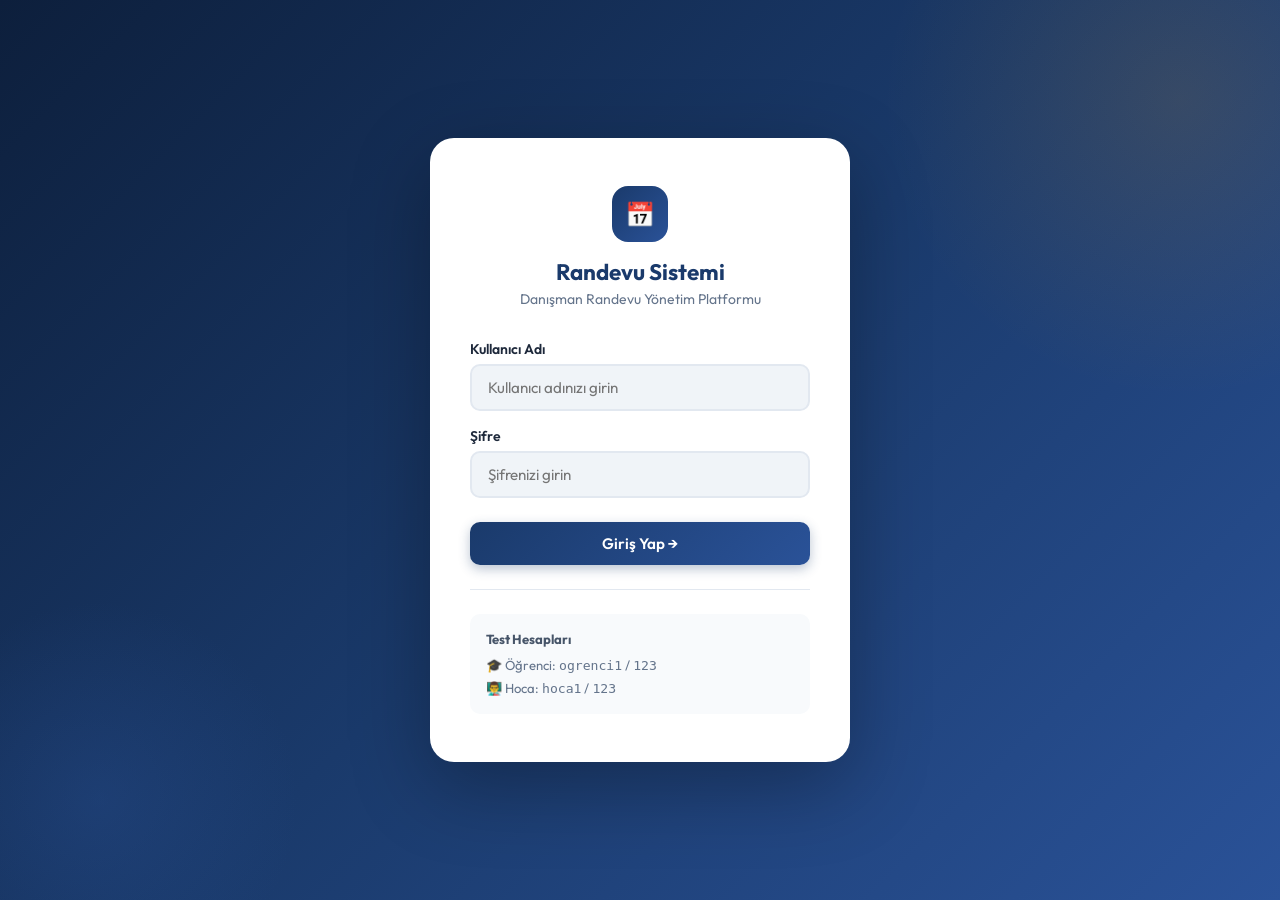
<file: index.html>
<!DOCTYPE html>
<html lang="tr">
<head>
  <meta charset="UTF-8">
  <meta name="viewport" content="width=device-width, initial-scale=1.0">
  <title>Giriş — Danışman Randevu Sistemi</title>
  <link rel="stylesheet" href="style.css">
</head>
<body>

<div class="login-wrapper">
  <div class="login-card">

    <div class="login-logo">
      <div class="icon">📅</div>
      <h1>Randevu Sistemi</h1>
      <p>Danışman Randevu Yönetim Platformu</p>
    </div>

    <div id="alert" class="alert"></div>

    <div class="form-group">
      <label for="email">Kullanıcı Adı</label>
      <input
        type="text"
        id="email"
        class="form-control"
        placeholder="Kullanıcı adınızı girin"
        autocomplete="username"
      >
    </div>

    <div class="form-group">
      <label for="sifre">Şifre</label>
      <input
        type="password"
        id="sifre"
        class="form-control"
        placeholder="Şifrenizi girin"
        autocomplete="current-password"
      >
    </div>

    <button class="btn btn-primary btn-full" onclick="girisYap()" style="margin-top:8px;">
      Giriş Yap →
    </button>

    <div class="divider"></div>

    <div style="background:#f8fafc; border-radius:10px; padding:14px 16px; font-size:0.82rem; color:#64748b; line-height:1.7;">
      <strong style="display:block; margin-bottom:4px; color:#475569;">Test Hesapları</strong>
      🎓 Öğrenci: <code>ogrenci1</code> / <code>123</code><br>
      👨‍🏫 Hoca: <code>hoca1</code> / <code>123</code>
    </div>

  </div>
</div>

<script src="script.js"></script>
</body>
</html>
</file>
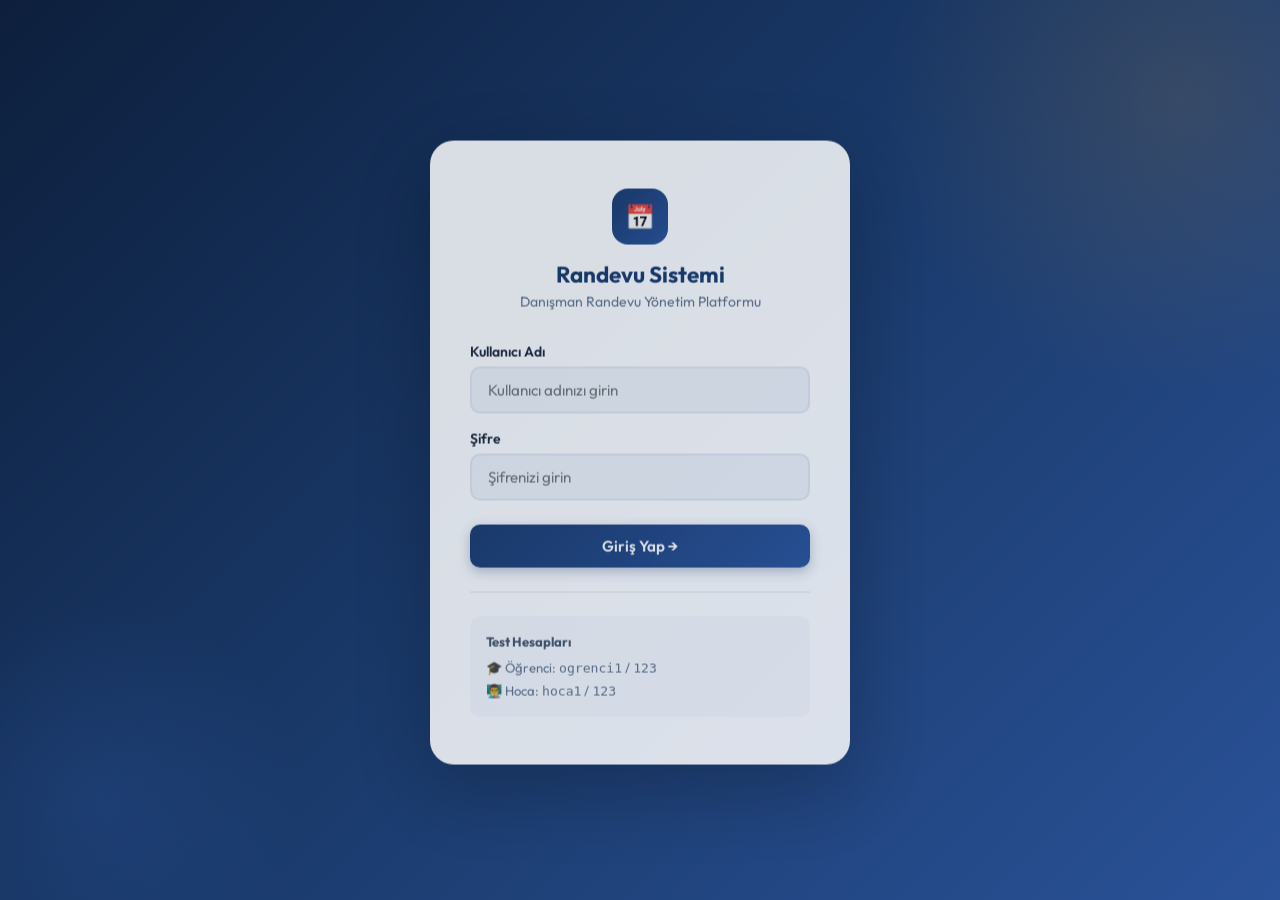
<file: dashboard.html>
<!DOCTYPE html>
<html lang="tr">
<head>
  <meta charset="UTF-8">
  <meta name="viewport" content="width=device-width, initial-scale=1.0">
  <title>Öğrenci Paneli — Randevu Sistemi</title>
  <link rel="stylesheet" href="style.css">
</head>
<body onload="dashboardYukle()">

<div class="navbar">
  <!-- navbarRender tarafından doldurulur -->
</div>

<div class="container">

  <div class="dashboard-header">
    <h2>Hoş geldin, <span id="hosgeldin-ad"></span> 👋</h2>
    <p>Danışman hocanla randevu oluştur veya mevcut randevularını takip et.</p>
  </div>

  <!-- İstatistikler -->
  <div class="stats-row">
    <div class="stat-card">
      <div class="stat-num" id="stat-toplam">0</div>
      <div class="stat-label">Toplam Randevu</div>
    </div>
    <div class="stat-card">
      <div class="stat-num" id="stat-bekliyor">0</div>
      <div class="stat-label">Bekliyor</div>
    </div>
    <div class="stat-card">
      <div class="stat-num" id="stat-onaylandi">0</div>
      <div class="stat-label">Onaylandı</div>
    </div>
  </div>

  <!-- Aksiyon Kartları -->
  <div class="dashboard-grid">
    <div class="action-card" onclick="randevuGit()">
      <div class="card-icon blue">📅</div>
      <h3>Randevu Al</h3>
      <p>Müsait hocalardan uygun bir saat seçerek randevu talebi oluştur.</p>
    </div>

    <div class="action-card" onclick="randevularimGit()">
      <div class="card-icon amber">📋</div>
      <h3>Randevularım</h3>
      <p>Tüm randevu taleplerinizi görüntüle ve durumlarını takip et.</p>
    </div>
  </div>

</div>

<script src="script.js"></script>
</body>
</html>
</file>
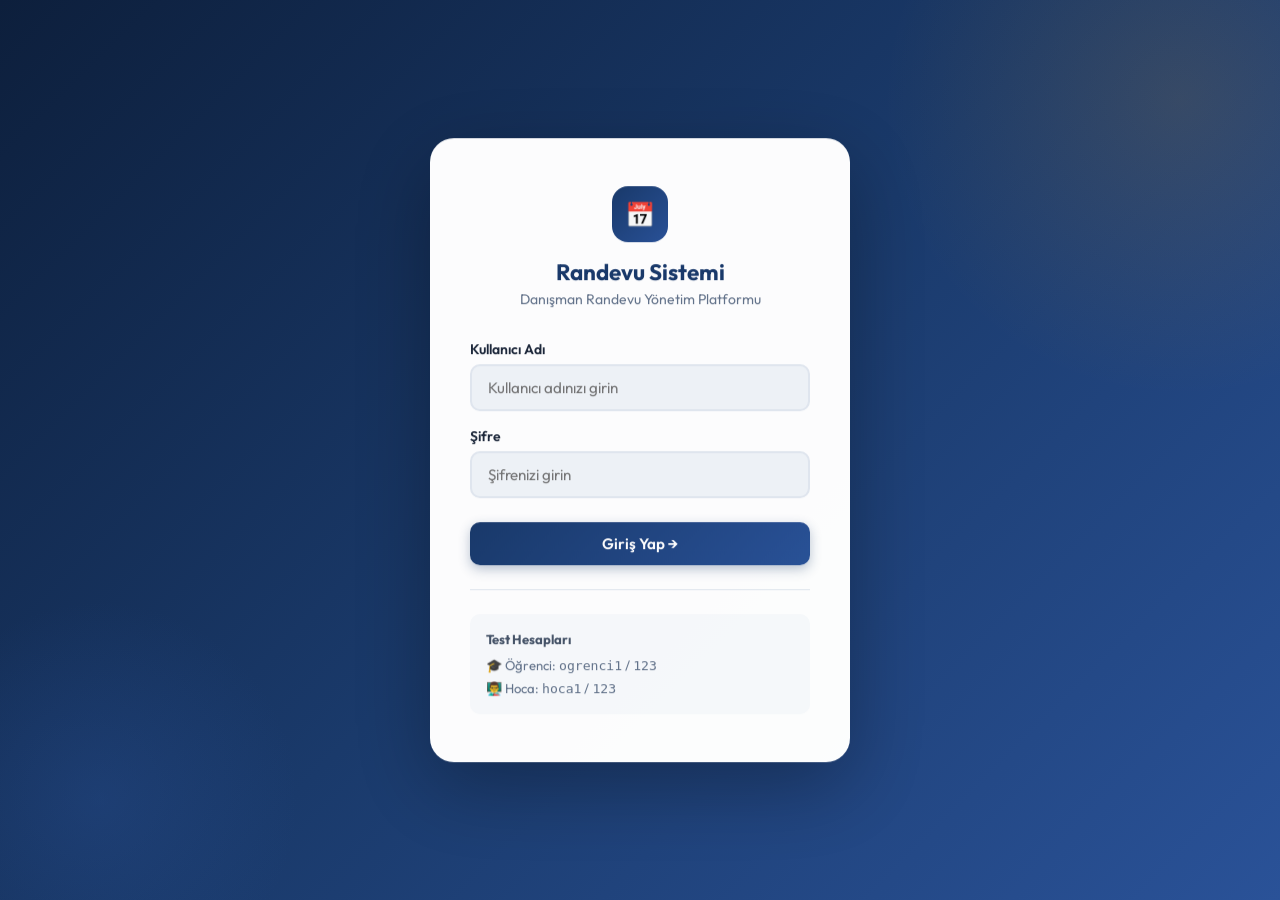
<file: hoca.html>
<!DOCTYPE html>
<html lang="tr">
<head>
  <meta charset="UTF-8">
  <meta name="viewport" content="width=device-width, initial-scale=1.0">
  <title>Hoca Paneli — Randevu Sistemi</title>
  <link rel="stylesheet" href="style.css">
  <style>
    .hoca-profil {
      display: flex;
      align-items: center;
      gap: 16px;
      margin-bottom: 28px;
      padding: 20px 24px;
      background: linear-gradient(135deg, var(--primary) 0%, var(--primary-light) 100%);
      border-radius: var(--radius);
      color: white;
    }
    .hoca-profil .avatar-lg {
      width: 56px;
      height: 56px;
      border-radius: 50%;
      background: rgba(255,255,255,0.2);
      display: flex;
      align-items: center;
      justify-content: center;
      font-size: 1.5rem;
      font-weight: 700;
      flex-shrink: 0;
    }
    .hoca-profil h3 { font-size: 1.1rem; font-weight: 700; }
    .hoca-profil p  { font-size: 0.85rem; opacity: 0.8; }

    .filtre-bar {
      display: flex;
      gap: 8px;
      margin-bottom: 20px;
      flex-wrap: wrap;
    }
    .filtre-btn {
      padding: 8px 18px;
      border-radius: 20px;
      border: 2px solid var(--border);
      background: white;
      font-family: 'Outfit', sans-serif;
      font-size: 0.85rem;
      font-weight: 500;
      cursor: pointer;
      transition: all 0.2s;
      color: var(--text-muted);
    }
    .filtre-btn:hover { border-color: var(--primary-light); color: var(--primary); }
    .filtre-btn.active-filtre {
      background: var(--primary);
      color: white;
      border-color: var(--primary);
    }
  </style>
</head>
<body onload="hocaPaneliYukle()">

<div class="navbar"></div>

<div class="container">

  <div class="hoca-profil">
    <div class="avatar-lg">👨‍🏫</div>
    <div>
      <h3 id="hoca-ad"></h3>
      <p id="hoca-brans"></p>
    </div>
  </div>

  <div class="stats-row" style="margin-bottom:28px;">
    <div class="stat-card">
      <div class="stat-num" id="stat-toplam">0</div>
      <div class="stat-label">Toplam Talep</div>
    </div>
    <div class="stat-card">
      <div class="stat-num" id="stat-bekliyor">0</div>
      <div class="stat-label">Bekliyor</div>
    </div>
    <div class="stat-card">
      <div class="stat-num" id="stat-onaylandi">0</div>
      <div class="stat-label">Onaylandı</div>
    </div>
  </div>

  <div class="card">
    
    <div id="alert" class="alert"></div>

    <div class="section-title">📋 Randevu Talepleri</div>

    <div class="filtre-bar">
      <button class="filtre-btn active-filtre" onclick="filtreUygula('hepsi')">Tümü</button>
      <button class="filtre-btn" onclick="filtreUygula('bekliyor')">⏳ Bekliyor</button>
      <button class="filtre-btn" onclick="filtreUygula('onaylandi')">✔ Onaylandı</button>
      <button class="filtre-btn" onclick="filtreUygula('reddedildi')">✖ Reddedildi</button>
      
      <button class="filtre-btn" onclick="ayarlariGoster()" style="margin-left:auto; border-color:var(--accent);">⚙️ Çalışma Saatlerim</button>
    </div>

    <div id="ayarlar-bolum" style="display:none; margin-bottom: 24px; padding: 20px; background: #f8fafc; border-radius: 12px; border: 1px dashed var(--border);">
       <h4 style="margin-bottom: 12px; font-size: 1rem;">Müsait Olduğunuz Saatleri Seçin</h4>
       <div id="saat-secenekleri" class="saat-grid"></div>
       <button class="btn btn-primary" style="margin-top:16px;" onclick="saatleriKaydet()">Ayarları Kaydet</button>
    </div>

    <div class="randevu-list" id="liste"></div>
  </div>

</div>

<script src="script.js"></script>
</body>
</html>
</file>
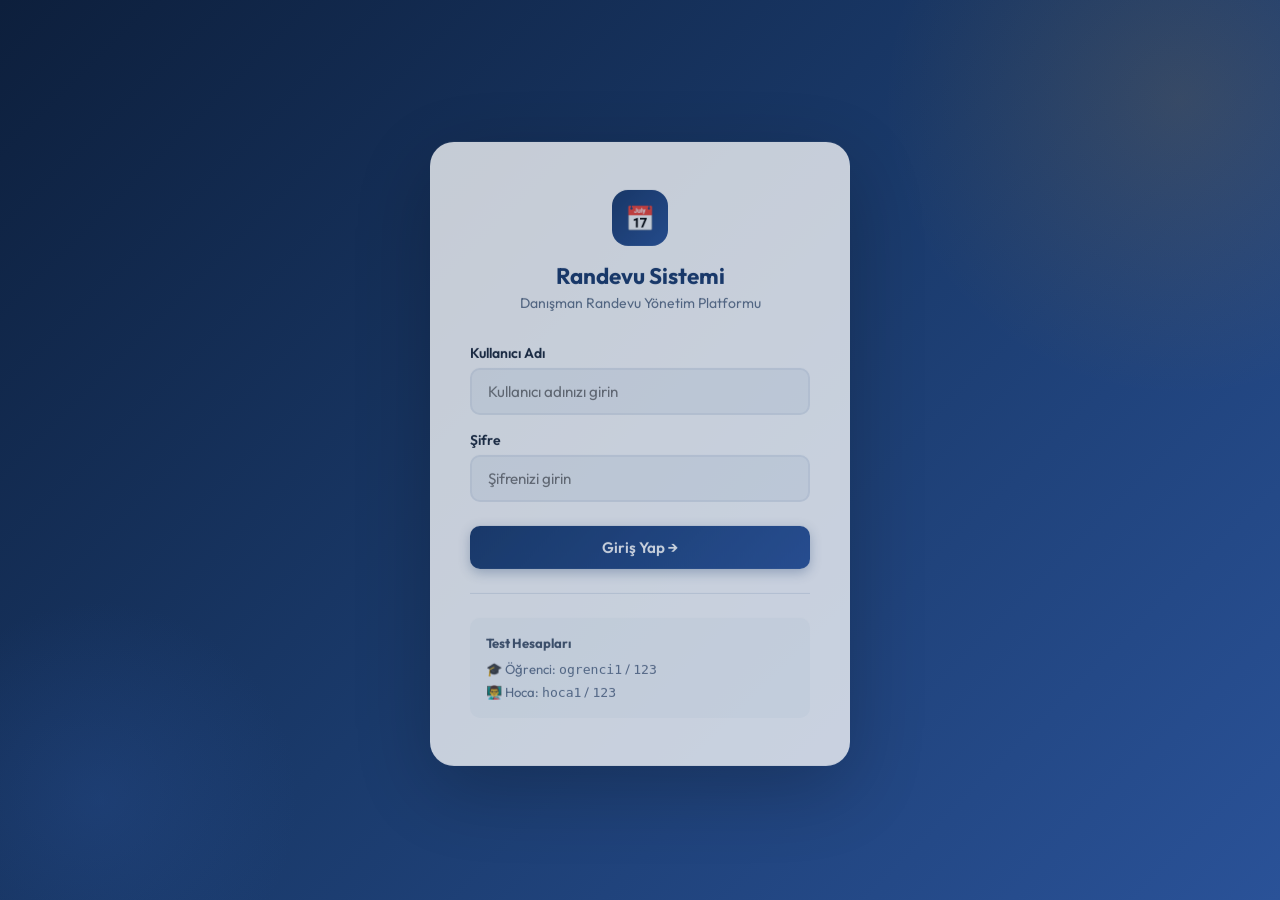
<file: randevu.html>
<!DOCTYPE html>
<html lang="tr">
<head>
  <meta charset="UTF-8">
  <meta name="viewport" content="width=device-width, initial-scale=1.0">
  <title>Randevu Oluştur — Randevu Sistemi</title>
  <link rel="stylesheet" href="style.css">
</head>
<body onload="randevuSayfasiYukle()">

<div class="navbar"></div>

<div class="container">

  <button class="back-btn" onclick="window.location.href='dashboard.html'">
    ← Geri Dön
  </button>

  <div class="card">
    <div id="alert" class="alert"></div>

    <!-- Hoca Seç -->
    <div class="section-title">👨‍🏫 Hoca Seç</div>
    <div class="hoca-grid" id="hoca-grid"></div>

    <div class="divider"></div>

    <!-- Tarih -->
    <div class="section-title">📅 Tarih Seç</div>
    <div class="form-group">
      <input
        type="date"
        id="tarih"
        class="form-control"
        onchange="saatleriGoster()"
        style="max-width:280px;"
      >
    </div>

    <!-- Saatler -->
    <div id="saat-bolum" style="display:none;">
      <div class="divider"></div>
      <div class="section-title">🕐 Müsait Saatler</div>
      <div class="saat-grid" id="saatler"></div>
    </div>

    <!-- Gönder -->
    <div style="margin-top:28px;">
      <button class="btn btn-accent" onclick="randevuOlustur()" style="min-width:200px;">
        📨 Randevu Talebi Gönder
      </button>
    </div>
  </div>

</div>

<script src="script.js"></script>
</body>
</html>
</file>
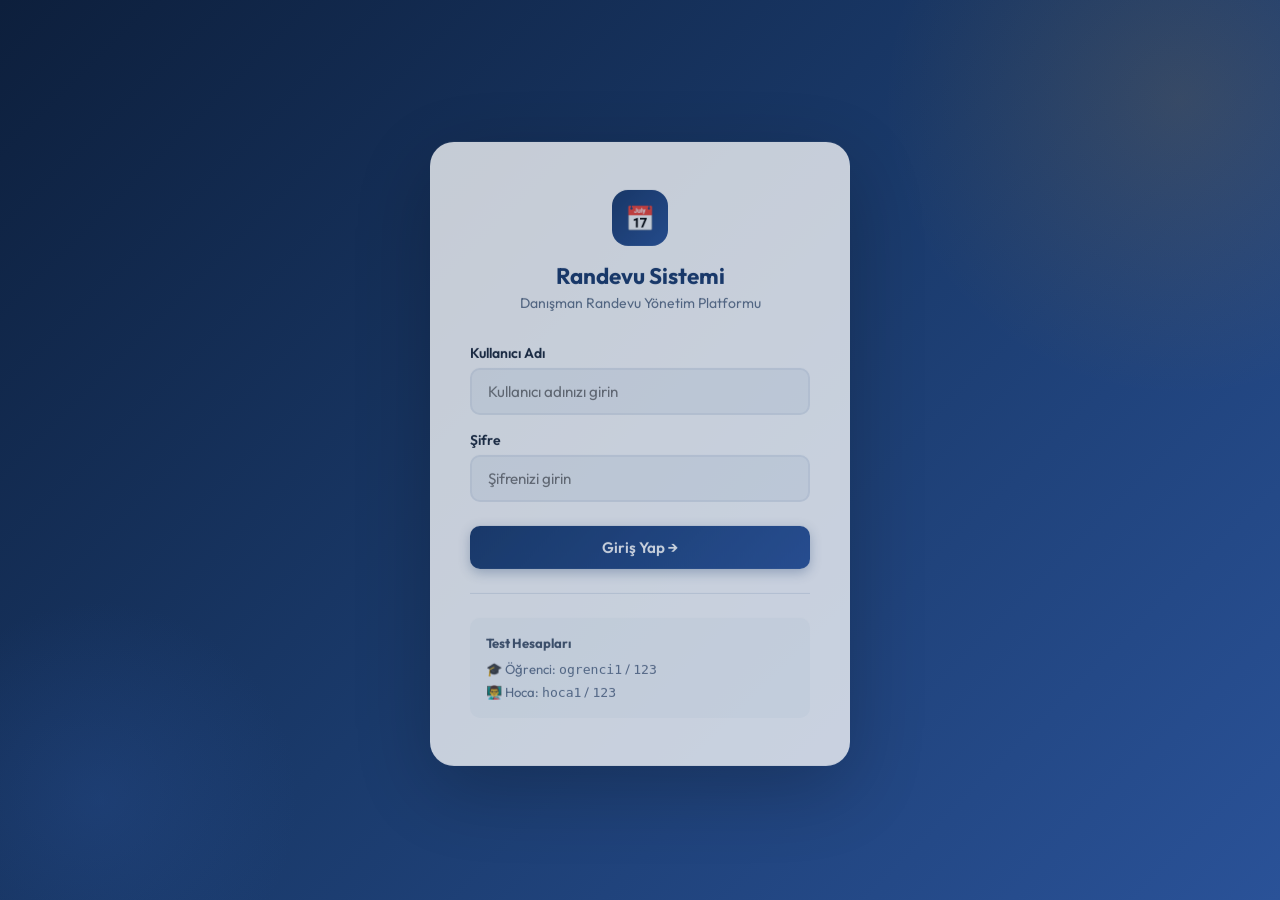
<file: randevularim.html>
<!DOCTYPE html>
<html lang="tr">
<head>
  <meta charset="UTF-8">
  <meta name="viewport" content="width=device-width, initial-scale=1.0">
  <title>Randevularım — Randevu Sistemi</title>
  <link rel="stylesheet" href="style.css">
</head>
<body onload="randevularimYukle()">

<div class="navbar"></div>

<div class="container">

  <button class="back-btn" onclick="window.location.href='dashboard.html'">
    ← Geri Dön
  </button>

  <div class="card">
    <div class="section-title">📋 Randevularım</div>
    <div class="randevu-list" id="liste"></div>
  </div>

</div>

<script src="script.js"></script>
</body>
</html>
</file>
<file: style.css>
@import url('https://fonts.googleapis.com/css2?family=Outfit:wght@300;400;500;600;700&family=JetBrains+Mono:wght@400;500&display=swap');

:root {
  --primary: #1a3a6b;
  --primary-light: #2a5298;
  --accent: #f59e0b;
  --accent-light: #fbbf24;
  --success: #10b981;
  --danger: #ef4444;
  --warning: #f59e0b;
  --bg: #f0f4f8;
  --card: #ffffff;
  --text: #1e293b;
  --text-muted: #64748b;
  --border: #e2e8f0;
  --shadow: 0 4px 24px rgba(26,58,107,0.10);
  --shadow-lg: 0 8px 40px rgba(26,58,107,0.16);
  --radius: 16px;
  --radius-sm: 10px;
}

* {
  box-sizing: border-box;
  margin: 0;
  padding: 0;
}

body {
  font-family: 'Outfit', sans-serif;
  background: var(--bg);
  color: var(--text);
  min-height: 100vh;
}

/* ── NAVBAR ── */
.navbar {
  background: linear-gradient(135deg, var(--primary) 0%, var(--primary-light) 100%);
  padding: 0 32px;
  height: 64px;
  display: flex;
  align-items: center;
  justify-content: space-between;
  box-shadow: 0 2px 16px rgba(26,58,107,0.18);
  position: sticky;
  top: 0;
  z-index: 100;
}

.navbar-brand {
  display: flex;
  align-items: center;
  gap: 10px;
  color: white;
  font-size: 1.15rem;
  font-weight: 700;
  letter-spacing: -0.3px;
}

.navbar-brand .dot {
  width: 8px;
  height: 8px;
  background: var(--accent);
  border-radius: 50%;
  display: inline-block;
}

.navbar-right {
  display: flex;
  align-items: center;
  gap: 12px;
}

.navbar-user {
  color: rgba(255,255,255,0.8);
  font-size: 0.875rem;
  font-family: 'JetBrains Mono', monospace;
}

.btn-cikis {
  background: rgba(255,255,255,0.12);
  color: white;
  border: 1px solid rgba(255,255,255,0.2);
  padding: 7px 18px;
  border-radius: 8px;
  font-family: 'Outfit', sans-serif;
  font-size: 0.85rem;
  font-weight: 500;
  cursor: pointer;
  transition: all 0.2s;
}

.btn-cikis:hover {
  background: rgba(255,255,255,0.22);
  transform: translateY(-1px);
}

/* ── LAYOUT ── */
.container {
  max-width: 900px;
  margin: 0 auto;
  padding: 40px 24px;
}

.container-sm {
  max-width: 480px;
  margin: 0 auto;
  padding: 40px 24px;
}

/* ── CARD ── */
.card {
  background: var(--card);
  border-radius: var(--radius);
  padding: 32px;
  box-shadow: var(--shadow);
  border: 1px solid var(--border);
  animation: fadeUp 0.35s ease;
}

@keyframes fadeUp {
  from { opacity: 0; transform: translateY(16px); }
  to   { opacity: 1; transform: translateY(0); }
}

/* ── LOGIN PAGE ── */
.login-wrapper {
  min-height: 100vh;
  display: flex;
  align-items: center;
  justify-content: center;
  background: linear-gradient(135deg, #0d1f3c 0%, #1a3a6b 50%, #2a5298 100%);
  position: relative;
  overflow: hidden;
}

.login-wrapper::before {
  content: '';
  position: absolute;
  width: 600px;
  height: 600px;
  background: radial-gradient(circle, rgba(245,158,11,0.12) 0%, transparent 70%);
  top: -200px;
  right: -200px;
  pointer-events: none;
}

.login-wrapper::after {
  content: '';
  position: absolute;
  width: 400px;
  height: 400px;
  background: radial-gradient(circle, rgba(42,82,152,0.3) 0%, transparent 70%);
  bottom: -100px;
  left: -100px;
  pointer-events: none;
}

.login-card {
  background: white;
  border-radius: 24px;
  padding: 48px 40px;
  width: 100%;
  max-width: 420px;
  box-shadow: 0 24px 80px rgba(0,0,0,0.3);
  position: relative;
  z-index: 1;
  animation: fadeUp 0.4s ease;
}

.login-logo {
  text-align: center;
  margin-bottom: 32px;
}

.login-logo .icon {
  width: 56px;
  height: 56px;
  background: linear-gradient(135deg, var(--primary), var(--primary-light));
  border-radius: 16px;
  display: inline-flex;
  align-items: center;
  justify-content: center;
  margin-bottom: 16px;
  font-size: 24px;
}

.login-logo h1 {
  font-size: 1.4rem;
  font-weight: 700;
  color: var(--primary);
  margin-bottom: 4px;
}

.login-logo p {
  color: var(--text-muted);
  font-size: 0.875rem;
}

/* ── FORMS ── */
.form-group {
  margin-bottom: 16px;
}

.form-group label {
  display: block;
  font-size: 0.875rem;
  font-weight: 600;
  color: var(--text);
  margin-bottom: 6px;
}

.form-control {
  width: 100%;
  padding: 12px 16px;
  border: 2px solid var(--border);
  border-radius: var(--radius-sm);
  font-family: 'Outfit', sans-serif;
  font-size: 0.95rem;
  color: var(--text);
  background: var(--bg);
  transition: all 0.2s;
  outline: none;
}

.form-control:focus {
  border-color: var(--primary-light);
  background: white;
  box-shadow: 0 0 0 3px rgba(42,82,152,0.1);
}

/* ── BUTTONS ── */
.btn {
  display: inline-flex;
  align-items: center;
  justify-content: center;
  gap: 8px;
  padding: 12px 24px;
  border-radius: var(--radius-sm);
  font-family: 'Outfit', sans-serif;
  font-size: 0.95rem;
  font-weight: 600;
  border: none;
  cursor: pointer;
  transition: all 0.2s;
  text-decoration: none;
}

.btn-primary {
  background: linear-gradient(135deg, var(--primary), var(--primary-light));
  color: white;
  box-shadow: 0 4px 12px rgba(26,58,107,0.3);
}

.btn-primary:hover {
  transform: translateY(-2px);
  box-shadow: 0 6px 20px rgba(26,58,107,0.4);
}

.btn-accent {
  background: linear-gradient(135deg, var(--accent), var(--accent-light));
  color: #1a1a1a;
  box-shadow: 0 4px 12px rgba(245,158,11,0.3);
}

.btn-accent:hover {
  transform: translateY(-2px);
  box-shadow: 0 6px 20px rgba(245,158,11,0.4);
}

.btn-success {
  background: var(--success);
  color: white;
  padding: 7px 14px;
  font-size: 0.8rem;
  border-radius: 7px;
}

.btn-success:hover { background: #059669; }

.btn-danger {
  background: var(--danger);
  color: white;
  padding: 7px 14px;
  font-size: 0.8rem;
  border-radius: 7px;
}

.btn-danger:hover { background: #dc2626; }

.btn-outline {
  background: transparent;
  color: var(--primary);
  border: 2px solid var(--primary);
}

.btn-outline:hover {
  background: var(--primary);
  color: white;
}

.btn-full { width: 100%; }

/* ── DASHBOARD CARDS ── */
.dashboard-header {
  margin-bottom: 32px;
}

.dashboard-header h2 {
  font-size: 1.75rem;
  font-weight: 700;
  color: var(--text);
  margin-bottom: 4px;
}

.dashboard-header p {
  color: var(--text-muted);
}

.dashboard-grid {
  display: grid;
  grid-template-columns: repeat(auto-fill, minmax(260px, 1fr));
  gap: 20px;
  margin-bottom: 32px;
}

.action-card {
  background: var(--card);
  border-radius: var(--radius);
  padding: 28px 24px;
  border: 2px solid var(--border);
  cursor: pointer;
  transition: all 0.25s;
  text-align: left;
  box-shadow: var(--shadow);
}

.action-card:hover {
  border-color: var(--primary-light);
  transform: translateY(-4px);
  box-shadow: var(--shadow-lg);
}

.action-card .card-icon {
  width: 48px;
  height: 48px;
  border-radius: 12px;
  display: flex;
  align-items: center;
  justify-content: center;
  font-size: 22px;
  margin-bottom: 16px;
}

.card-icon.blue { background: rgba(26,58,107,0.1); }
.card-icon.amber { background: rgba(245,158,11,0.12); }
.card-icon.green { background: rgba(16,185,129,0.12); }

.action-card h3 {
  font-size: 1.05rem;
  font-weight: 700;
  margin-bottom: 4px;
  color: var(--text);
}

.action-card p {
  font-size: 0.85rem;
  color: var(--text-muted);
}

/* ── STAT CARDS ── */
.stats-row {
  display: grid;
  grid-template-columns: repeat(3, 1fr);
  gap: 16px;
  margin-bottom: 32px;
}

.stat-card {
  background: var(--card);
  border-radius: var(--radius-sm);
  padding: 20px;
  border: 1px solid var(--border);
  text-align: center;
}

.stat-card .stat-num {
  font-size: 2rem;
  font-weight: 700;
  font-family: 'JetBrains Mono', monospace;
  color: var(--primary);
}

.stat-card .stat-label {
  font-size: 0.8rem;
  color: var(--text-muted);
  margin-top: 4px;
}

/* ── RANDEVU SAATLER ── */
.saat-grid {
  display: flex;
  flex-wrap: wrap;
  gap: 10px;
  margin-top: 8px;
}

.saat-btn {
  padding: 10px 20px;
  border-radius: 8px;
  border: 2px solid var(--border);
  background: white;
  font-family: 'JetBrains Mono', monospace;
  font-size: 0.9rem;
  font-weight: 500;
  cursor: pointer;
  transition: all 0.2s;
  color: var(--text);
}

.saat-btn:hover:not(:disabled) {
  border-color: var(--primary-light);
  background: rgba(42,82,152,0.06);
  transform: translateY(-1px);
}

.saat-btn:disabled {
  background: #f1f5f9;
  color: #94a3b8;
  cursor: not-allowed;
  border-color: var(--border);
  text-decoration: line-through;
}

.saat-btn.selected {
  background: var(--primary);
  color: white;
  border-color: var(--primary);
}

/* ── RANDEVU LİSTESİ ── */
.randevu-list {
  display: flex;
  flex-direction: column;
  gap: 12px;
}

.randevu-item {
  background: var(--card);
  border: 1px solid var(--border);
  border-radius: var(--radius-sm);
  padding: 18px 20px;
  display: flex;
  align-items: center;
  justify-content: space-between;
  gap: 16px;
  transition: box-shadow 0.2s;
  animation: fadeUp 0.3s ease;
}

.randevu-item:hover {
  box-shadow: var(--shadow);
}

.randevu-info h4 {
  font-size: 0.95rem;
  font-weight: 600;
  margin-bottom: 2px;
}

.randevu-info p {
  font-size: 0.82rem;
  color: var(--text-muted);
  font-family: 'JetBrains Mono', monospace;
}

.randevu-actions {
  display: flex;
  gap: 8px;
  align-items: center;
  flex-shrink: 0;
}

/* ── BADGE ── */
.badge {
  padding: 4px 12px;
  border-radius: 20px;
  font-size: 0.78rem;
  font-weight: 600;
}

.badge-warning { background: #fef3c7; color: #92400e; }
.badge-success { background: #d1fae5; color: #065f46; }
.badge-danger  { background: #fee2e2; color: #991b1b; }

/* ── SECTION TITLE ── */
.section-title {
  font-size: 1.25rem;
  font-weight: 700;
  margin-bottom: 20px;
  padding-bottom: 12px;
  border-bottom: 2px solid var(--border);
  display: flex;
  align-items: center;
  gap: 10px;
}

/* ── EMPTY STATE ── */
.empty-state {
  text-align: center;
  padding: 48px 24px;
  color: var(--text-muted);
}

.empty-state .empty-icon {
  font-size: 48px;
  margin-bottom: 12px;
}

.empty-state p { font-size: 0.95rem; }

/* ── ALERT ── */
.alert {
  padding: 12px 16px;
  border-radius: var(--radius-sm);
  margin-bottom: 16px;
  font-size: 0.9rem;
  font-weight: 500;
  display: none;
}

.alert.show { display: block; }
.alert-error { background: #fee2e2; color: #991b1b; border: 1px solid #fca5a5; }
.alert-success { background: #d1fae5; color: #065f46; border: 1px solid #6ee7b7; }

/* ── DIVIDER ── */
.divider {
  height: 1px;
  background: var(--border);
  margin: 24px 0;
}

/* ── HOCA SEÇIM GRID ── */
.hoca-grid {
  display: grid;
  grid-template-columns: repeat(auto-fill, minmax(200px, 1fr));
  gap: 12px;
  margin-bottom: 20px;
}

.hoca-card {
  border: 2px solid var(--border);
  border-radius: var(--radius-sm);
  padding: 16px;
  cursor: pointer;
  transition: all 0.2s;
  background: white;
  text-align: center;
}

.hoca-card:hover {
  border-color: var(--primary-light);
  background: rgba(42,82,152,0.04);
}

.hoca-card.active {
  border-color: var(--primary);
  background: rgba(26,58,107,0.06);
}

.hoca-card .avatar {
  width: 44px;
  height: 44px;
  border-radius: 50%;
  background: linear-gradient(135deg, var(--primary), var(--primary-light));
  color: white;
  display: flex;
  align-items: center;
  justify-content: center;
  font-weight: 700;
  font-size: 1.1rem;
  margin: 0 auto 10px;
}

.hoca-card h4 { font-size: 0.9rem; font-weight: 600; }
.hoca-card p  { font-size: 0.78rem; color: var(--text-muted); }

/* ── BACK BUTTON ── */
.back-btn {
  display: inline-flex;
  align-items: center;
  gap: 6px;
  color: var(--text-muted);
  font-size: 0.875rem;
  font-weight: 500;
  cursor: pointer;
  margin-bottom: 24px;
  transition: color 0.2s;
  background: none;
  border: none;
  padding: 0;
}

.back-btn:hover { color: var(--primary); }

/* ── RESPONSIVE ── */
@media (max-width: 600px) {
  .stats-row { grid-template-columns: 1fr 1fr; }
  .navbar { padding: 0 16px; }
  .container, .container-sm { padding: 24px 16px; }
  .card { padding: 20px; }
  .login-card { padding: 32px 24px; margin: 16px; }
  .randevu-item { flex-direction: column; align-items: flex-start; }
}
</file>
